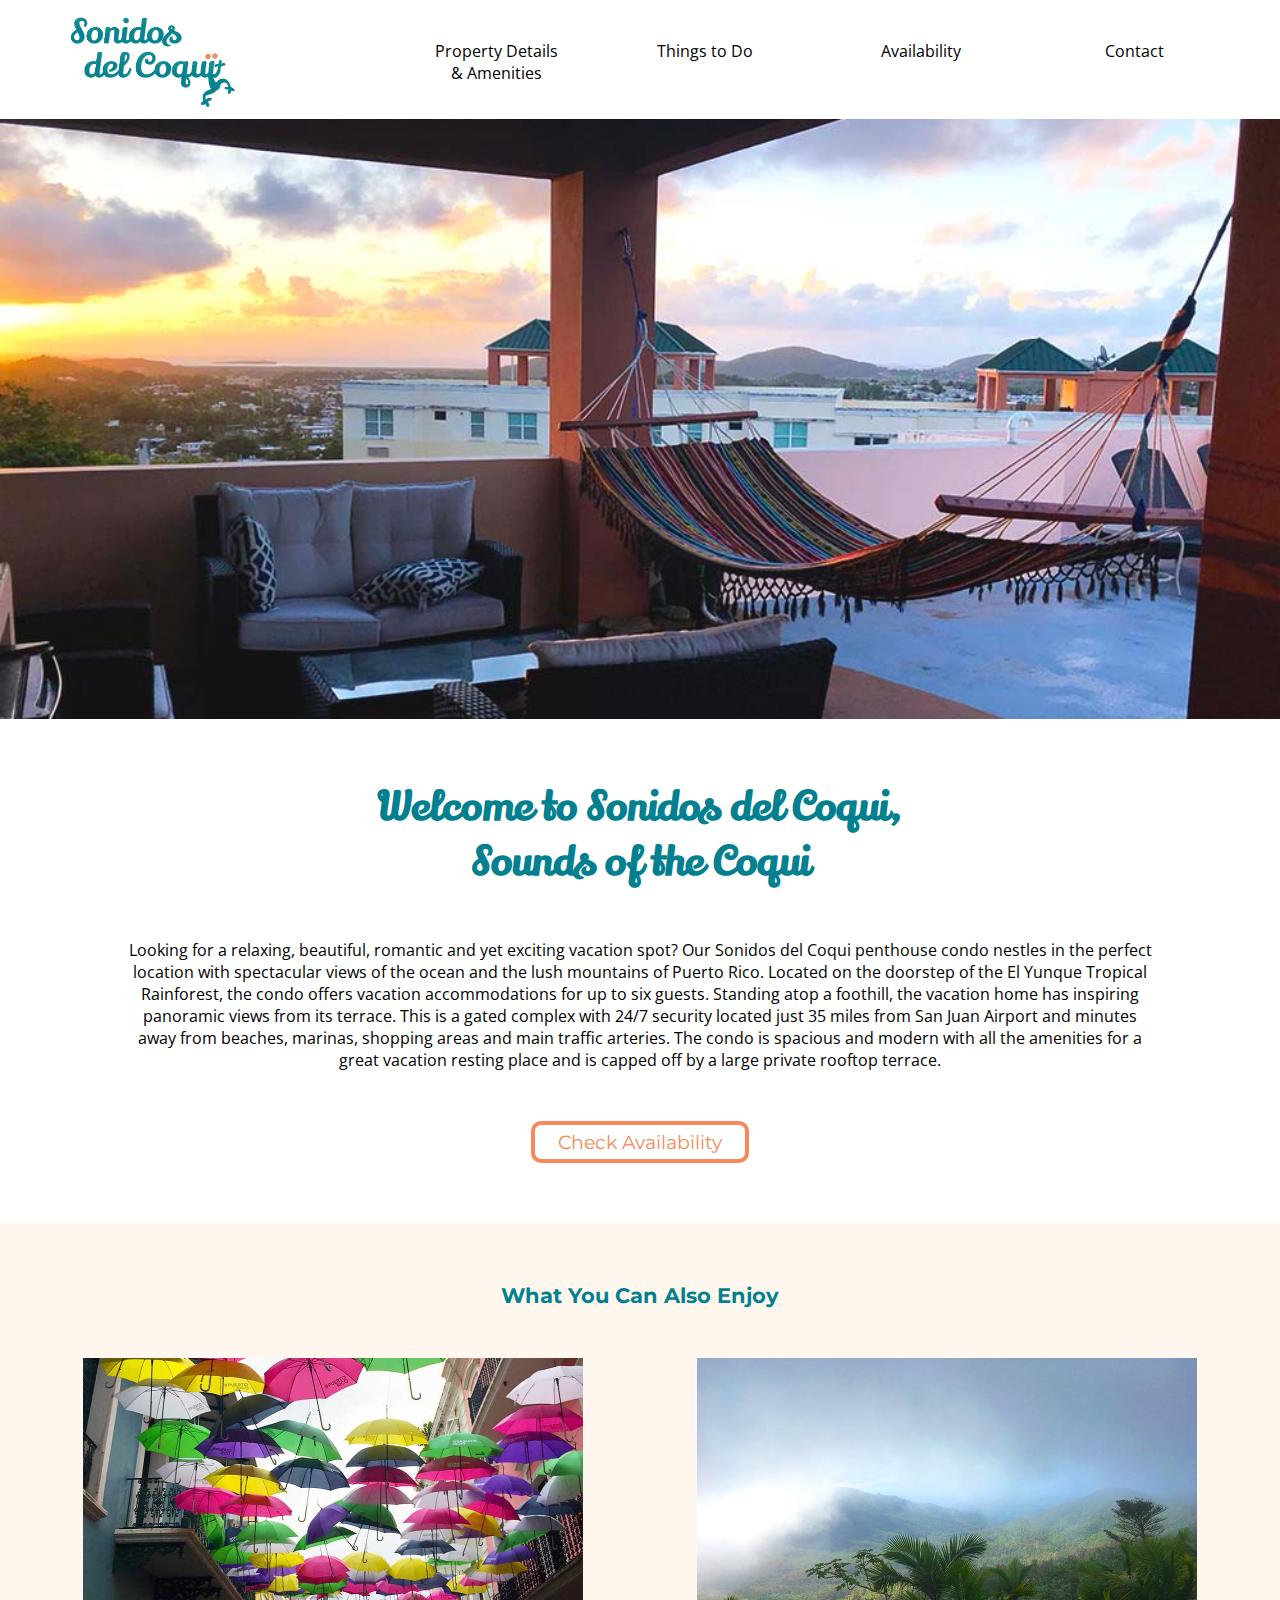
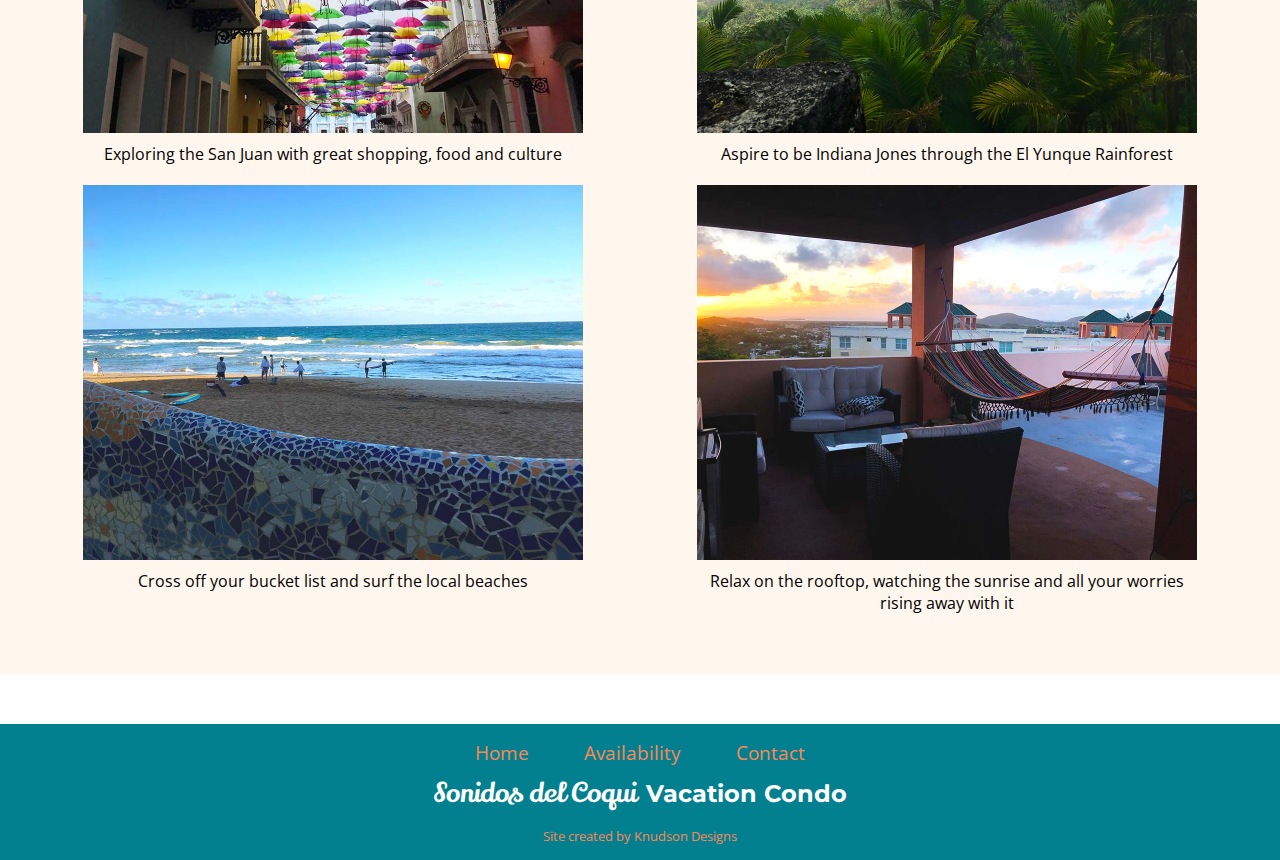
<file: index.html>
<!doctype html>

<html lang="en">
<head>
    <meta charset="utf-8">
    <title>Sonidos del Coqui Vacation Rental</title>
    <meta name="description" content="Explore the beautiful town of Fajardo, Puerto Rico while staying at the perfect penthouse vacation condo minutes away from the rainforest and with views of the ocean." />
    <meta name="author" content="Christie Knudson" />
    <meta name="viewport" content="width=device-width, initial-scale=1" />
    <link rel="stylesheet" href="css/main.css" />
    <!-- <link rel="stylesheet" href="css/slider.css" />
    <script src="js/modernizr.custom.js"></script> -->
    <!--[if lt IE 9]>
			<script src="js/html5shiv-printshiv.min.js"></script>
		<![endif]-->
</head>

<body>
    <nav>
        <div id="menuToggle">
            <input type="checkbox" />
            <span></span>
            <span></span>
            <span></span>
            <ul id="menu">
                <li><a href="about.html">Property Details &amp; Amenities</a></li>
                <!-- <li><a href="#">Fajardo &amp; Puerto Rico</a></li>-->
                <li><a href="things-to-do.html">Things to Do</a></li>
                <li><a href="availability.html">Availability</a></li>
                <li><a href="contact.html">Contact</a></li>
            </ul>
        </div>

        <a href="index.html"><img src="img/coqui-logo.png" alt="Sonidos del Coqui Logo" title="Sonidos del Coqui Logo"></a>
        <ul id="menu-bar">
            <li><a href="about.html">Property Details &amp; Amenities</a></li>
            <!-- <li><a href="#">Fajardo &amp; Puerto Rico</a></li> -->
            <li><a href="things-to-do.html">Things to Do</a></li>
            <li><a href="availability.html">Availability</a></li>
            <li><a href="contact.html">Contact</a></li>
        </ul>
    </nav>

    <header class="slider">
        <div class="container big-screen">
            <div class="timer"></div>
            <div class="slideshow">
                <div class="slide"><img src="img/hammock-top.jpg"></div>
                <div class="slide"><img src="img/waves.jpg"></div>
                <div class="slide"><img src="img/surfers.jpg"></div>
                <div class="slide"><img src="img/walk-2.jpg"></div>
                <div class="slide"><img src="img/umbrellas-2.jpg"></div>
                <div class="slide"><img src="img/jungle-walk-2.jpg"></div>
                <div class="slide"><img src="img/sunrise.jpg"></div>
            </div>
        </div>
    </header>

    <main class="home-main-style">
        <h1>Welcome to Sonidos del Coqui, Sounds of the Coqui</h1>
        
        <p>Looking for a relaxing, beautiful, romantic and yet exciting vacation spot? Our Sonidos del Coqui penthouse condo nestles in the perfect location with spectacular views of the ocean and the lush mountains of Puerto Rico. Located on the doorstep of the El Yunque Tropical Rainforest, the condo offers vacation accommodations for up to six guests. Standing atop a foothill, the vacation home has inspiring panoramic views from its terrace. This is a gated complex with 24/7 security located just 35 miles from San Juan Airport and minutes away from beaches, marinas, shopping areas and main traffic arteries. The condo is spacious and modern with all the amenities for a great vacation resting place and is capped off by a large private rooftop terrace.</p>
        <a href="availability.html"><p class="link-button">Check Availability</p></a>
    </main>

    <section id="home-highlights">
        <h3>What You Can Also Enjoy</h3>

        <div id="highlight-box">
            <div class="high-box-div">
                <img src="img/umbrellas-2.jpg" alt="" title="">
                <p>Exploring the San Juan with great shopping, food and culture</p>
            </div>
            <div class="high-box-div">
                <img src="img/rainforest.jpg" alt="" title="">
                <p>Aspire to be Indiana Jones through the El Yunque Rainforest</p>
            </div>
            <div class="high-box-div">
                <img src="img/surf-beach.jpg" alt="" title="">
                <p>Cross off your bucket list and surf the local beaches</p>
            </div>
            <div class="high-box-div">
                <img src="img/hammock-top.jpg" alt="" title="">
                <p>Relax on the rooftop, watching the sunrise and all your worries rising away with it</p>
            </div>
        </div>
    </section>

    <footer>
        <ul>
            <li><a href="index.html">Home</a></li>
            <li><a href="availability.html">Availability</a></li>
            <!-- <li><a href="#">Gallery</a></li> -->
            <li><a href="contact.html">Contact</a></li>
        </ul>
        
        <div id="logo-font">
            <h2 class="sub-logo1">Sonidos del Coqui</h2>
            <h2 class="sub-logo2"> Vacation Condo</h2>
        </div>

        <p>Site created by <a href="http://knudsondesigns.com/">Knudson Designs</a></p>
    </footer>

    <script src="http://ajax.googleapis.com/ajax/libs/jquery/1.9.1/jquery.min.js"></script>
    <script src="js/main.js"></script>

</body>
</html>
</file>
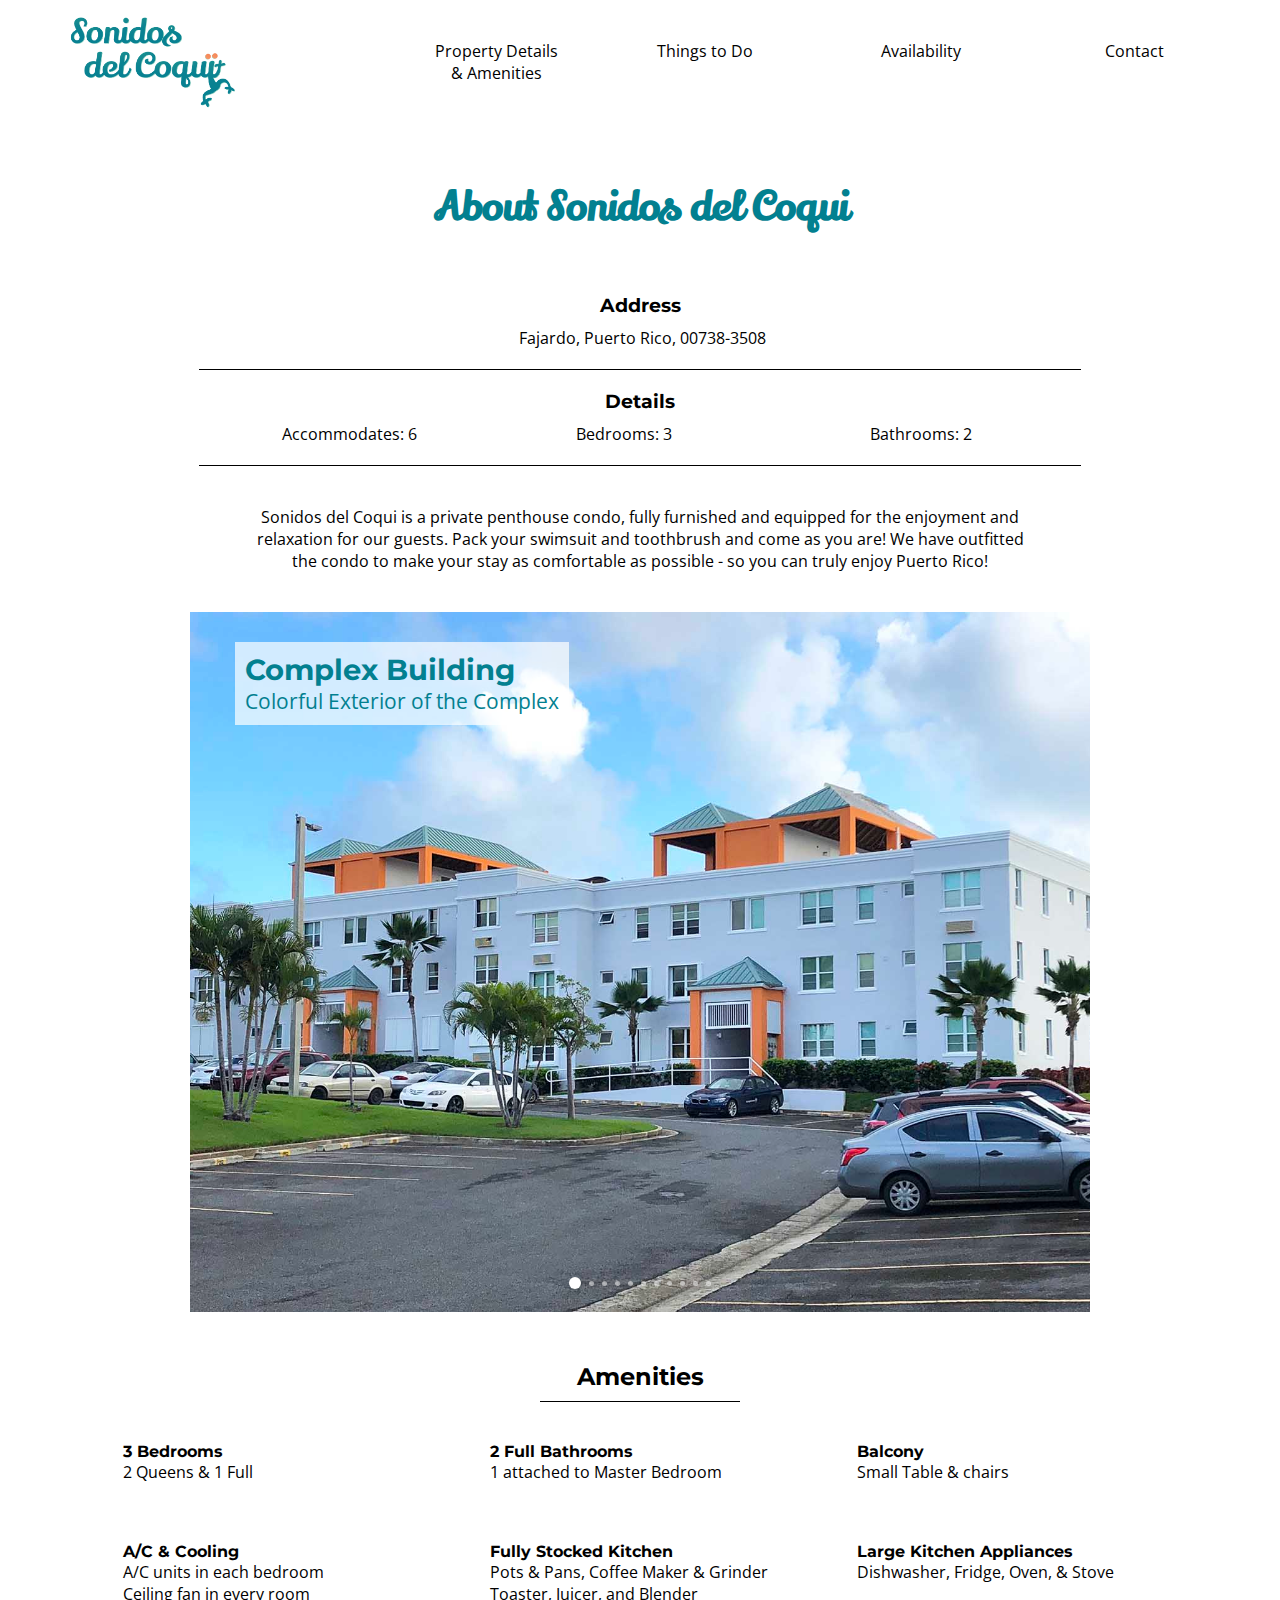
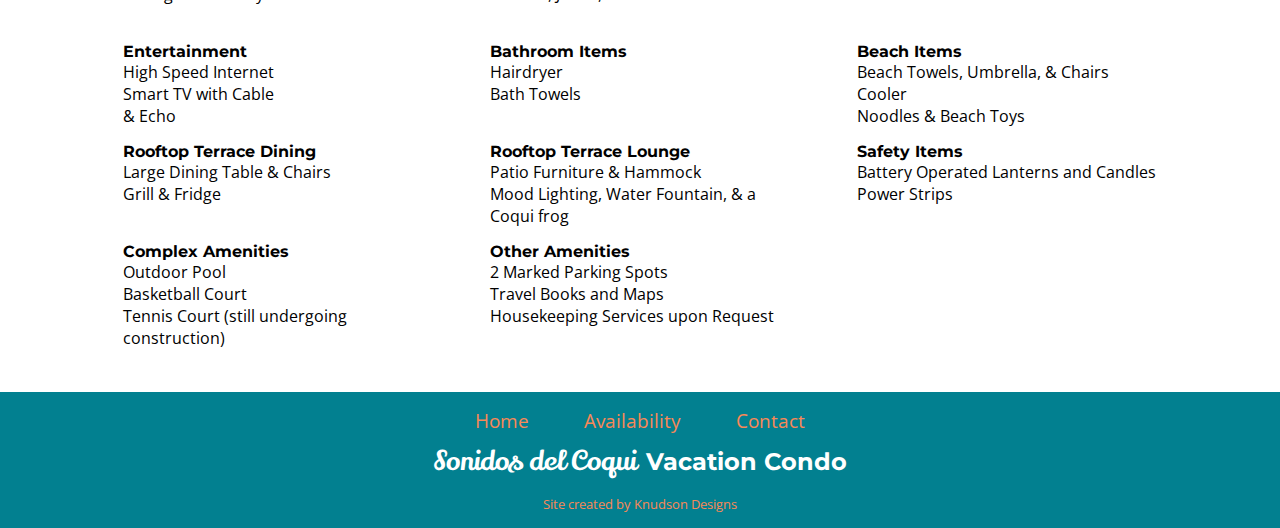
<file: about.html>
<!doctype html>

<html lang="en">
<head>
    <meta charset="utf-8">
    <title>Sonidos del Coqui Vacation Rental</title>
    <meta name="description" content="Explore the beautiful town of Fajardo, Puerto Rico while staying at the perfect penthouse vacation condo minutes away from the rainforest and with views of the ocean." />
    <meta name="author" content="Christie Knudson" />
    <meta name="viewport" content="width=device-width, initial-scale=1" />
    <link rel="stylesheet" href="css/main.css" />
    <link rel="stylesheet" href="https://use.fontawesome.com/releases/v5.6.3/css/all.css" integrity="sha384-UHRtZLI+pbxtHCWp1t77Bi1L4ZtiqrqD80Kn4Z8NTSRyMA2Fd33n5dQ8lWUE00s/" crossorigin="anonymous">


    <!-- <link rel="stylesheet" href="css/slider.css" />
    <script src="js/modernizr.custom.js"></script> -->
    <!--[if lt IE 9]>
			<script src="js/html5shiv-printshiv.min.js"></script>
		<![endif]-->
</head>

<body>
    <nav>
        <div id="menuToggle">
            <input type="checkbox" />
            <span></span>
            <span></span>
            <span></span>
            <ul id="menu">
                <li><a href="about.html">Property Details &amp; Amenities</a></li>
                <!-- <li><a href="#">Fajardo &amp; Puerto Rico</a></li>-->
                <li><a href="things-to-do.html">Things to Do</a></li>
                <li><a href="availability.html">Availability</a></li>
                <li><a href="contact.html">Contact</a></li>
            </ul>
        </div>

        <a href="index.html"><img src="img/coqui-logo.png" alt="Sonidos del Coqui Logo" title="Sonidos del Coqui Logo"></a>
        <ul id="menu-bar">
            <li><a href="about.html">Property Details &amp; Amenities</a></li>
            <!-- <li><a href="#">Fajardo &amp; Puerto Rico</a></li> -->
            <li><a href="things-to-do.html">Things to Do</a></li>
            <li><a href="availability.html">Availability</a></li>
            <li><a href="contact.html">Contact</a></li>
        </ul>
    </nav>

    <main id="about-intro">
        <h1>About Sonidos del Coqui</h1>
        
        <div id="address">
            <h3>Address</h3>
            <p>Fajardo, Puerto Rico, 00738-3508</p>
        </div>
        
        <div id="about-details">
            <h3>Details</h3>
            <div class="about-flex first-icon">
                <i class="fas fa-home"></i>
                <p>&#160;&#160;Accommodates&#58;&#160;6&#160;&#160;&#160;&#160;</p>
            </div>
            <div class="about-flex">
                <i class="fas fa-bed"></i>
                <p>&#160;&#160;Bedrooms&#58;&#160;3</p>
            </div>
            <div class="about-flex">
                <i class="fas fa-tint"></i>
                <p>&#160;&#160;Bathrooms&#58;&#160;2</p>
            </div>
        </div>
        
        <p class="about-intro-p">Sonidos del Coqui is a private penthouse condo, fully furnished and equipped for the enjoyment and relaxation for our guests. Pack your swimsuit and toothbrush and come as you are! We have outfitted the condo to make your stay as comfortable as possible - so you can truly enjoy Puerto Rico!</p>
    </main>

    <section id="img-slider-caps">
        <div id="slider-wrap">
            <ul id="slider">
                <li id="slide-1" class="back-img">
                    <div>
                        <h3>Complex Building</h3>
                        <span>Colorful Exterior of the Complex</span>
                    </div>
                </li>

                <li id="slide-2" class="back-img">
                    <div>
                        <h3>Rooftop</h3>
                        <span>Additional Table with a Spectacular View</span>
                    </div>
                </li>

                <li id="slide-3" class="back-img">
                    <div>
                        <h3>Rooftop</h3>
                        <span>A Place to Lounge at the End of the Day</span>
                    </div>
                </li>

                <li id="slide-4" class="back-img">
                    <div>
                        <h3>Kitchen</h3>
                        <span>Comes Fully Equipped for all your Culinary Needs</span>
                    </div>
                </li>

                <li id="slide-5" class="back-img">
                    <div>
                        <h3>Living Room</h3>
                        <span>Connect to all of your Favorite Entertainment</span>
                    </div>
                </li>

                <li id="slide-6" class="back-img">
                    <div>
                        <h3>Living Room</h3>
                        <span>Come, Relax Together with the Family</span>
                    </div>
                </li>

                <li id="slide-7" class="back-img">
                    <div>
                        <h3>Dining Room</h3>
                        <span>A Formal Space for all your Special Occasions</span>
                    </div>
                </li>

                <li id="slide-8" class="back-img">
                    <div>
                        <h3>Balcony</h3>
                        <span>Cozy Seating for your Morning Coffee</span>
                    </div>
                </li>

                <li id="slide-9" class="back-img">
                    <div>
                        <h3>Master Bedroom</h3>
                        <span>Queen Size Bed and an Attached Bathroom</span>
                    </div>
                </li>

                <li id="slide-10" class="back-img">
                    <div>
                        <h3>Bedroom #2</h3>
                        <span>Another Queen Size Bed!</span>
                    </div>
                </li>
<!--
                <li id="slide-11" class="back-img">
                    <div>
                        <h3>Bedroom #3</h3>
                        <span>Full Size Bed</span>
                    </div>
                </li>
-->
                <li id="slide-12" class="back-img">
                    <div>
                        <h3>Pool</h3>
                        <span>Want to stay close? Swim in the Complex's Pool</span>
                    </div>
                </li>
            </ul>

            <div class="btns" id="next"><i class="fa fa-arrow-right"></i></div>
            <div class="btns" id="previous"><i class="fa fa-arrow-left"></i></div>


            <div id="pagination-wrap">
                <ul></ul>
            </div>
        </div>
    </section>

    <section id="amenities">
        <h2>Amenities</h2>

        <div id="amenities-flex">
            <div class="amenities-flex-box">
                <h4>3 Bedrooms</h4>
                <p>2 Queens &amp; 1 Full</p>
            </div>
            <div class="amenities-flex-box">
                <h4>2 Full Bathrooms</h4>
                <p>1 attached to Master Bedroom</p>
            </div>
            <div class="amenities-flex-box">
                <h4>Balcony</h4>
                <p>Small Table &amp; chairs</p>
            </div>
            <div class="amenities-flex-box">
                <h4>A/C &amp; Cooling</h4>
                <p>A/C units in each bedroom</p>
                <p>Ceiling fan in every room</p>
            </div>
            <div class="amenities-flex-box">
                <h4>Fully Stocked Kitchen</h4>
                <p>Pots &amp; Pans, Coffee Maker &amp; Grinder</p>
                <p>Toaster, Juicer, and Blender</p>
            </div>
            <div class="amenities-flex-box">
                <h4>Large Kitchen Appliances</h4>
                <p>Dishwasher, Fridge, Oven, &amp; Stove</p>
            </div>
            <div class="amenities-flex-box">
                <h4>Entertainment</h4>
                <p>High Speed Internet</p>
                <p>Smart TV with Cable</p>
                <p>&amp; Echo</p>
            </div>
            <div class="amenities-flex-box">
                <h4>Bathroom Items</h4>
                <p>Hairdryer</p>
                <p>Bath Towels</p>
            </div>
            <div class="amenities-flex-box">
                <h4>Beach Items</h4>
                <p>Beach Towels, Umbrella, &amp; Chairs</p>
                <p>Cooler</p>
                <p>Noodles &amp; Beach Toys</p>
            </div>
            <div class="amenities-flex-box">
                <h4>Rooftop Terrace Dining</h4>
                <p>Large Dining Table &amp; Chairs</p>
                <p>Grill &amp; Fridge
            </div>
            <div class="amenities-flex-box">
                <h4>Rooftop Terrace Lounge</h4>
                <p>Patio Furniture &amp; Hammock</p>
                <p>Mood Lighting, Water Fountain, &amp; a Coqui frog</p>
            </div>
            <div class="amenities-flex-box">
                <h4>Safety Items</h4>
                <p>Battery Operated Lanterns and Candles</p>
                <p>Power Strips</p>
            </div>
            <div class="amenities-flex-box">
                <h4>Complex Amenities</h4>
                <p>Outdoor Pool</p>
                <p>Basketball Court</p>
                <p>Tennis Court (still undergoing construction)</p>
            </div>
            <div class="amenities-flex-box">
                <h4>Other Amenities</h4>
                <p>2 Marked Parking Spots</p>
                <p>Travel Books and Maps</p>
                <p>Housekeeping Services upon Request</p>
            </div>
            <div class="amenities-flex-box"></div>
        </div>
    </section>

    <footer>
        <ul>
            <li><a href="index.html">Home</a></li>
            <li><a href="availability.html">Availability</a></li>
            <!-- <li><a href="#">Gallery</a></li> -->
            <li><a href="contact.html">Contact</a></li>
        </ul>
        
        <div id="logo-font">
            <h2 class="sub-logo1">Sonidos del Coqui</h2>
            <h2 class="sub-logo2"> Vacation Condo</h2>
        </div>

        <p>Site created by <a href="http://knudsondesigns.com/">Knudson Designs</a></p>
    </footer>

    <script src="http://ajax.googleapis.com/ajax/libs/jquery/1.9.1/jquery.min.js"></script>
    <script src="js/about-slider.js"></script>


</body>
</html>
</file>
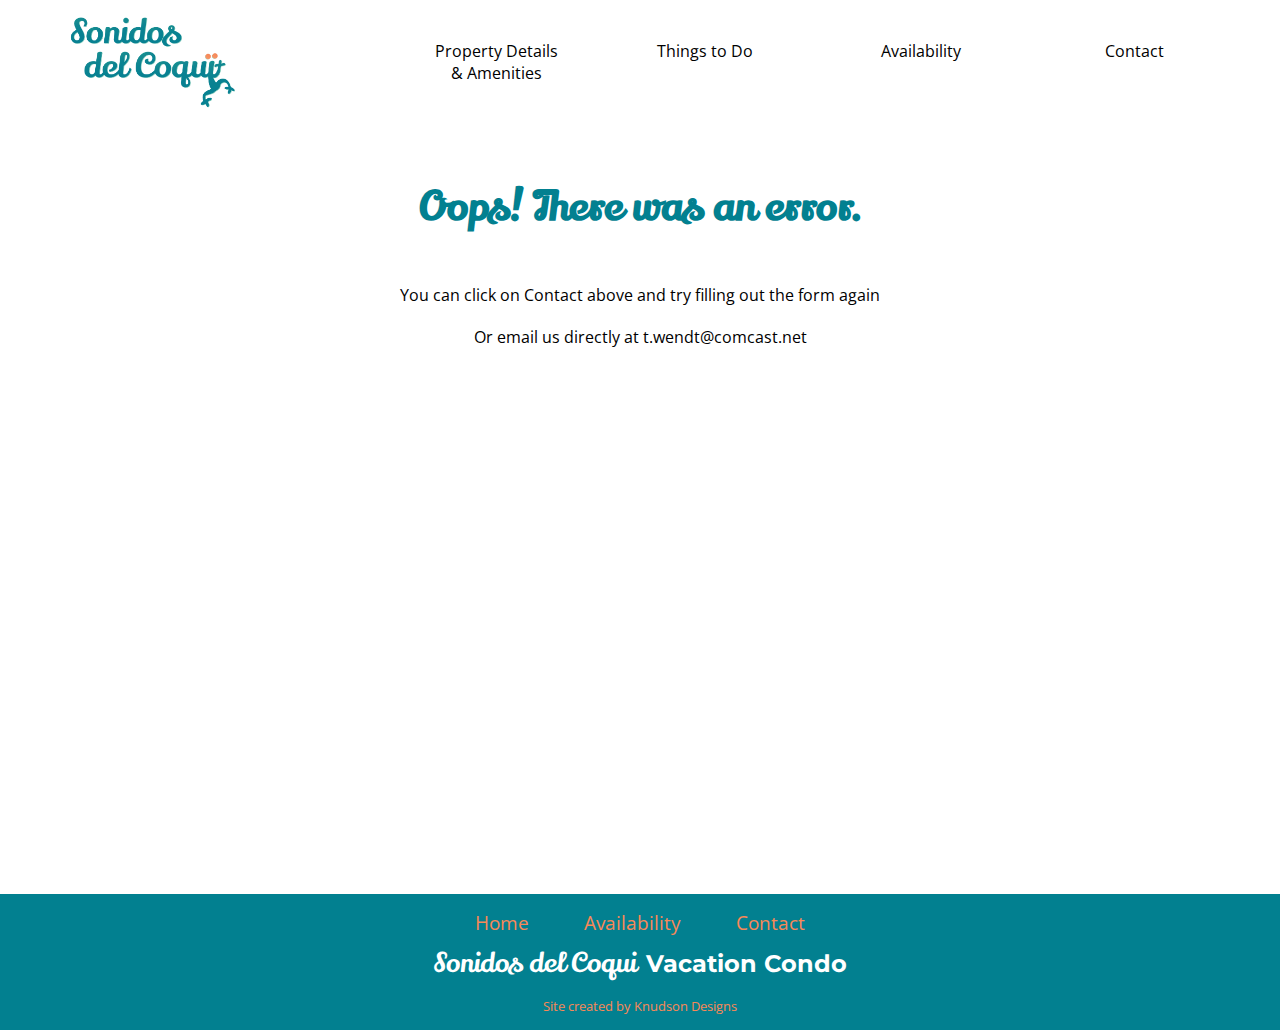
<file: contact-error.html>
<!doctype html>

<html lang="en">
<head>
    <meta charset="utf-8">
    <title>Sonidos del Coqui Vacation Rental</title>
    <meta name="description" content="Explore the beautiful town of Fajardo, Puerto Rico while staying at the perfect penthouse vacation condo minutes away from the rainforest and with views of the ocean." />
    <meta name="author" content="Christie Knudson" />
    <meta name="viewport" content="width=device-width, initial-scale=1" />
    <link rel="stylesheet" href="css/main.css" />
    <!-- <link rel="stylesheet" href="css/slider.css" />
    <script src="js/modernizr.custom.js"></script> -->
    <!--[if lt IE 9]>
			<script src="js/html5shiv-printshiv.min.js"></script>
		<![endif]-->
</head>

<body class="body-adjust">
    <nav>
        <div id="menuToggle">
            <input type="checkbox" />
            <span></span>
            <span></span>
            <span></span>
            <ul id="menu">
                <li><a href="about.html">Property Details &amp; Amenities</a></li>
                <!-- <li><a href="#">Fajardo &amp; Puerto Rico</a></li>-->
                <li><a href="things-to-do.html">Things to Do</a></li>
                <li><a href="availability.html">Availability</a></li>
                <li><a href="contact.html">Contact</a></li>
            </ul>
        </div>

        <a href="index.html"><img src="img/coqui-logo.png" alt="Sonidos del Coqui Logo" title="Sonidos del Coqui Logo"></a>
        <ul id="menu-bar">
            <li><a href="about.html">Property Details &amp; Amenities</a></li>
            <!-- <li><a href="#">Fajardo &amp; Puerto Rico</a></li> -->
            <li><a href="things-to-do.html">Things to Do</a></li>
            <li><a href="availability.html">Availability</a></li>
            <li><a href="contact.html">Contact</a></li>
        </ul>
    </nav>

    <main class="home-main-style">
        <h1>Oops! There was an error.</h1>
        <p>You can click on Contact above and try filling out the form again</p>
        <p>Or email us directly at <a href="mailto:t.wendt@comcast.net">t.wendt@comcast.net</a></p>
    </main>

    <footer class="bottom-footer">
        <ul>
            <li><a href="index.html">Home</a></li>
            <li><a href="availability.html">Availability</a></li>
            <!-- <li><a href="#">Gallery</a></li> -->
            <li><a href="contact.html">Contact</a></li>
        </ul>
        
        <div id="logo-font">
            <h2 class="sub-logo1">Sonidos del Coqui</h2>
            <h2 class="sub-logo2"> Vacation Condo</h2>
        </div>

        <p>Site created by <a href="http://knudsondesigns.com/">Knudson Designs</a></p>
    </footer>

    <script src="http://ajax.googleapis.com/ajax/libs/jquery/1.9.1/jquery.min.js"></script>
    <script src="js/main.js"></script>

</body>
</html>
</file>
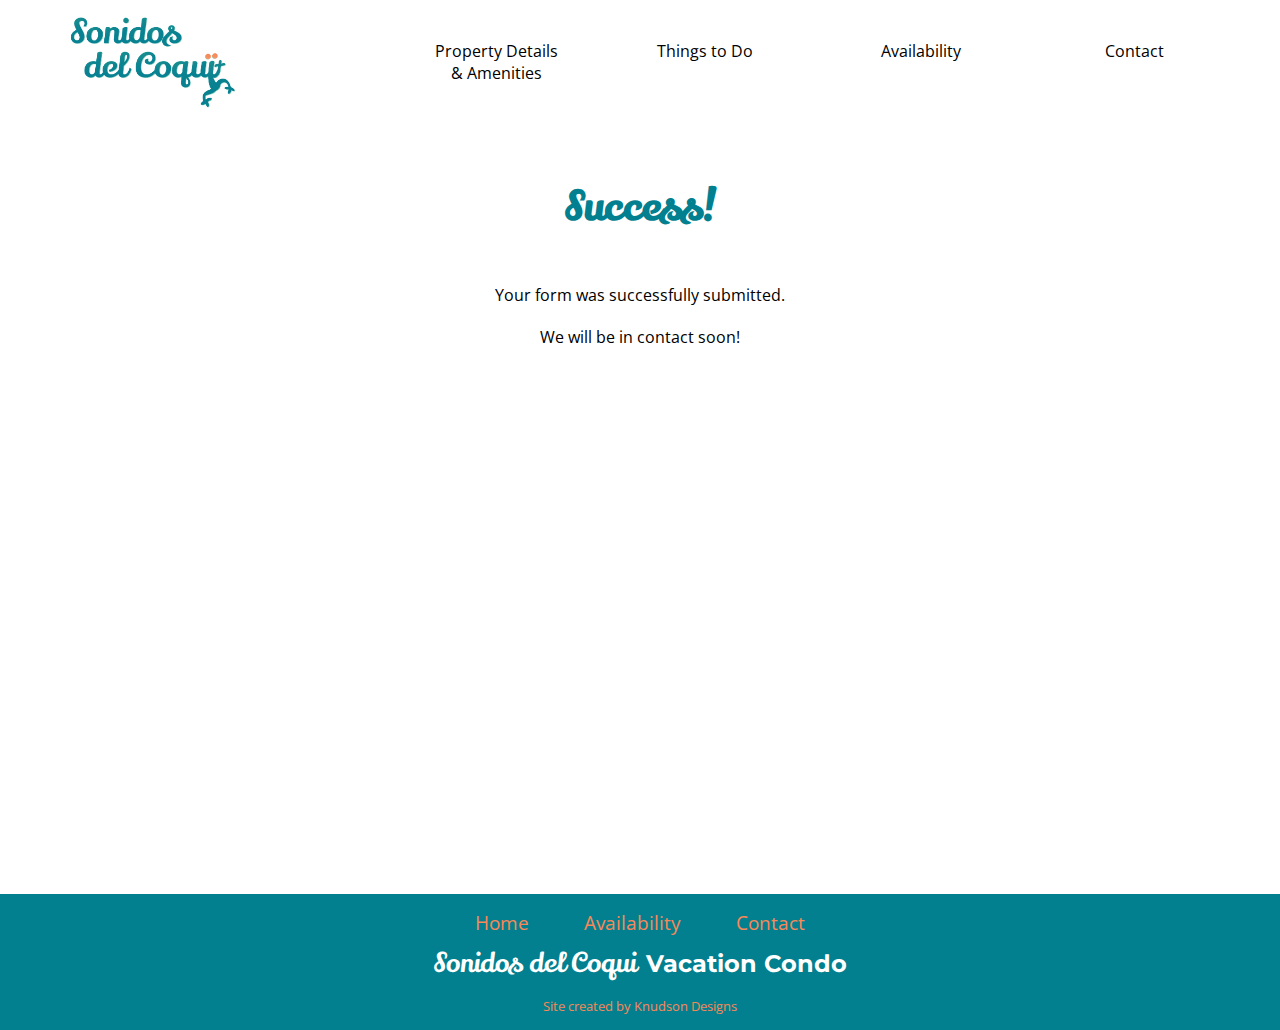
<file: contact-success.html>
<!doctype html>

<html lang="en">
<head>
    <meta charset="utf-8">
    <title>Sonidos del Coqui Vacation Rental</title>
    <meta name="description" content="Explore the beautiful town of Fajardo, Puerto Rico while staying at the perfect penthouse vacation condo minutes away from the rainforest and with views of the ocean." />
    <meta name="author" content="Christie Knudson" />
    <meta name="viewport" content="width=device-width, initial-scale=1" />
    <link rel="stylesheet" href="css/main.css" />
    <!-- <link rel="stylesheet" href="css/slider.css" />
    <script src="js/modernizr.custom.js"></script> -->
    <!--[if lt IE 9]>
			<script src="js/html5shiv-printshiv.min.js"></script>
		<![endif]-->
</head>

<body class="body-adjust">
    <nav>
        <div id="menuToggle">
            <input type="checkbox" />
            <span></span>
            <span></span>
            <span></span>
            <ul id="menu">
                <li><a href="about.html">Property Details &amp; Amenities</a></li>
                <!-- <li><a href="#">Fajardo &amp; Puerto Rico</a></li>-->
                <li><a href="things-to-do.html">Things to Do</a></li>
                <li><a href="availability.html">Availability</a></li>
                <li><a href="contact.html">Contact</a></li>
            </ul>
        </div>

        <a href="index.html"><img src="img/coqui-logo.png" alt="Sonidos del Coqui Logo" title="Sonidos del Coqui Logo"></a>
        <ul id="menu-bar">
            <li><a href="about.html">Property Details &amp; Amenities</a></li>
            <!-- <li><a href="#">Fajardo &amp; Puerto Rico</a></li> -->
            <li><a href="things-to-do.html">Things to Do</a></li>
            <li><a href="availability.html">Availability</a></li>
            <li><a href="contact.html">Contact</a></li>
        </ul>
    </nav>

    <main class="home-main-style">
        <h1>Success!</h1>
        <p>Your form was successfully submitted.</p>
        <p>We will be in contact soon!</p>
    </main>

    <footer class="bottom-footer">
        <ul>
            <li><a href="index.html">Home</a></li>
            <li><a href="availability.html">Availability</a></li>
            <!-- <li><a href="#">Gallery</a></li> -->
            <li><a href="contact.html">Contact</a></li>
        </ul>
        
        <div id="logo-font">
            <h2 class="sub-logo1">Sonidos del Coqui</h2>
            <h2 class="sub-logo2"> Vacation Condo</h2>
        </div>

        <p>Site created by <a href="http://knudsondesigns.com/">Knudson Designs</a></p>
    </footer>

    <script src="http://ajax.googleapis.com/ajax/libs/jquery/1.9.1/jquery.min.js"></script>
    <script src="js/main.js"></script>

</body>
</html>
</file>
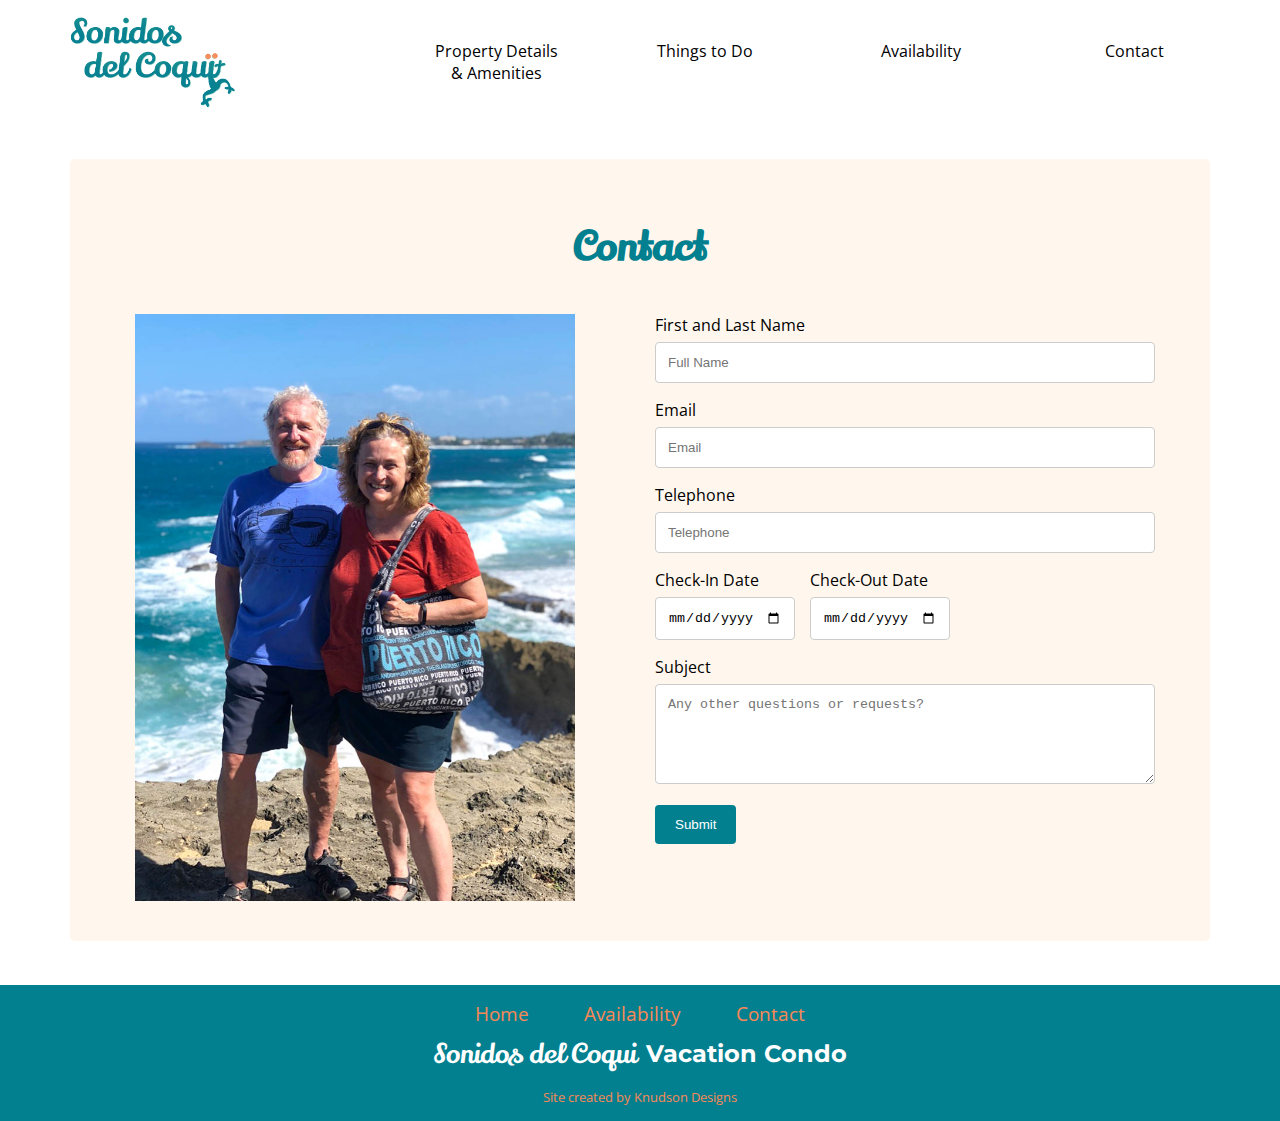
<file: contact.html>
<!doctype html>

<html lang="en">
<head>
    <meta charset="utf-8">
    <title>Sonidos del Coqui Vacation Rental</title>
    <meta name="description" content="Explore the beautiful town of Fajardo, Puerto Rico while staying at the perfect penthouse vacation condo minutes away from the rainforest and with views of the ocean." />
    <meta name="author" content="Christie Knudson" />
    <meta name="viewport" content="width=device-width, initial-scale=1" />
    <link rel="stylesheet" href="css/main.css" />
    <!-- <link rel="stylesheet" href="css/slider.css" />
    <script src="js/modernizr.custom.js"></script> -->
    <!--[if lt IE 9]>
			<script src="js/html5shiv-printshiv.min.js"></script>
		<![endif]-->
</head>

<body class="body-adjust">
    <nav>
        <div id="menuToggle">
            <input type="checkbox" />
            <span></span>
            <span></span>
            <span></span>
            <ul id="menu">
                <li><a href="about.html">Property Details &amp; Amenities</a></li>
                <!-- <li><a href="#">Fajardo &amp; Puerto Rico</a></li>-->
                <li><a href="things-to-do.html">Things to Do</a></li>
                <li><a href="availability.html">Availability</a></li>
                <li><a href="contact.html">Contact</a></li>
            </ul>
        </div>

        <a href="index.html"><img src="img/coqui-logo.png" alt="Sonidos del Coqui Logo" title="Sonidos del Coqui Logo"></a>
        <ul id="menu-bar">
            <li><a href="about.html">Property Details &amp; Amenities</a></li>
            <!-- <li><a href="#">Fajardo &amp; Puerto Rico</a></li> -->
            <li><a href="things-to-do.html">Things to Do</a></li>
            <li><a href="availability.html">Availability</a></li>
            <li><a href="contact.html">Contact</a></li>
        </ul>
    </nav>

    <main id="contact" class="home-main-style">

        <div class="form-container">

            <h1>Contact</h1>

            <img src="img/tim-karen.jpg" id="us">
<!--
            <form id="contact" name="contact" method="post" action="form.php" onsubmit="return validateForm(this)">
                <label for="name">First and Last Name</label>
                <input type="text" id="name" name="name" placeholder="Full Name"/>

                <label for="email">Email</label>
                <input type="email" id="email" name="email" placeholder="Email"/>

                <label for="usrtel">Telephone</label>
                <input type="tel" id="tel" name="usrtel" placeholder="Telephone"/>

                <label for="subject">Subject</label>
                <textarea id="subject" name="subject" placeholder="Please include the dates you were considering booking" style="height:100px"></textarea>

                <input type="submit" value="Submit">
            </form>
        -->

        <form method="post" action="mailto:christie.kosal@gmail.com" name="contact" id="contactform">

            <label for="name">First and Last Name</label>
                <input type="text" id="name" name="name" placeholder="Full Name"/>

            <label for="email">Email</label>
                <input type="email" id="email" name="email" placeholder="Email"/>

            <label for="tel">Telephone</label>
                <input type="tel" id="tel" name="usrtel" placeholder="Telephone"/>

            <div>
            <label for="date-arrival" class="dates">Check-In Date
                <input type="date" name="date-arrival" id="date-arrival" /></label>

            <label for="date-depart" class="dates date-2">Check-Out Date
                <input type="date" name="date-depart" id="date-depart" /></label>
            </div>

            <label for="subject">Subject</label>
                <textarea id="subject" name="subject" placeholder="Any other questions or requests?" style="height:100px"></textarea>

            <input type="submit" value="Submit" />
            
        </form>
        </div>

    </main>

    <footer class="bottom-footer">
        <ul>
            <li><a href="index.html">Home</a></li>
            <li><a href="availability.html">Availability</a></li>
            <!-- <li><a href="#">Gallery</a></li> -->
            <li><a href="contact.html">Contact</a></li>
        </ul>
        
        <div id="logo-font">
            <h2 class="sub-logo1">Sonidos del Coqui</h2>
            <h2 class="sub-logo2"> Vacation Condo</h2>
        </div>

        <p>Site created by <a href="http://knudsondesigns.com/">Knudson Designs</a></p>
    </footer>
</body>
</html>
</file>
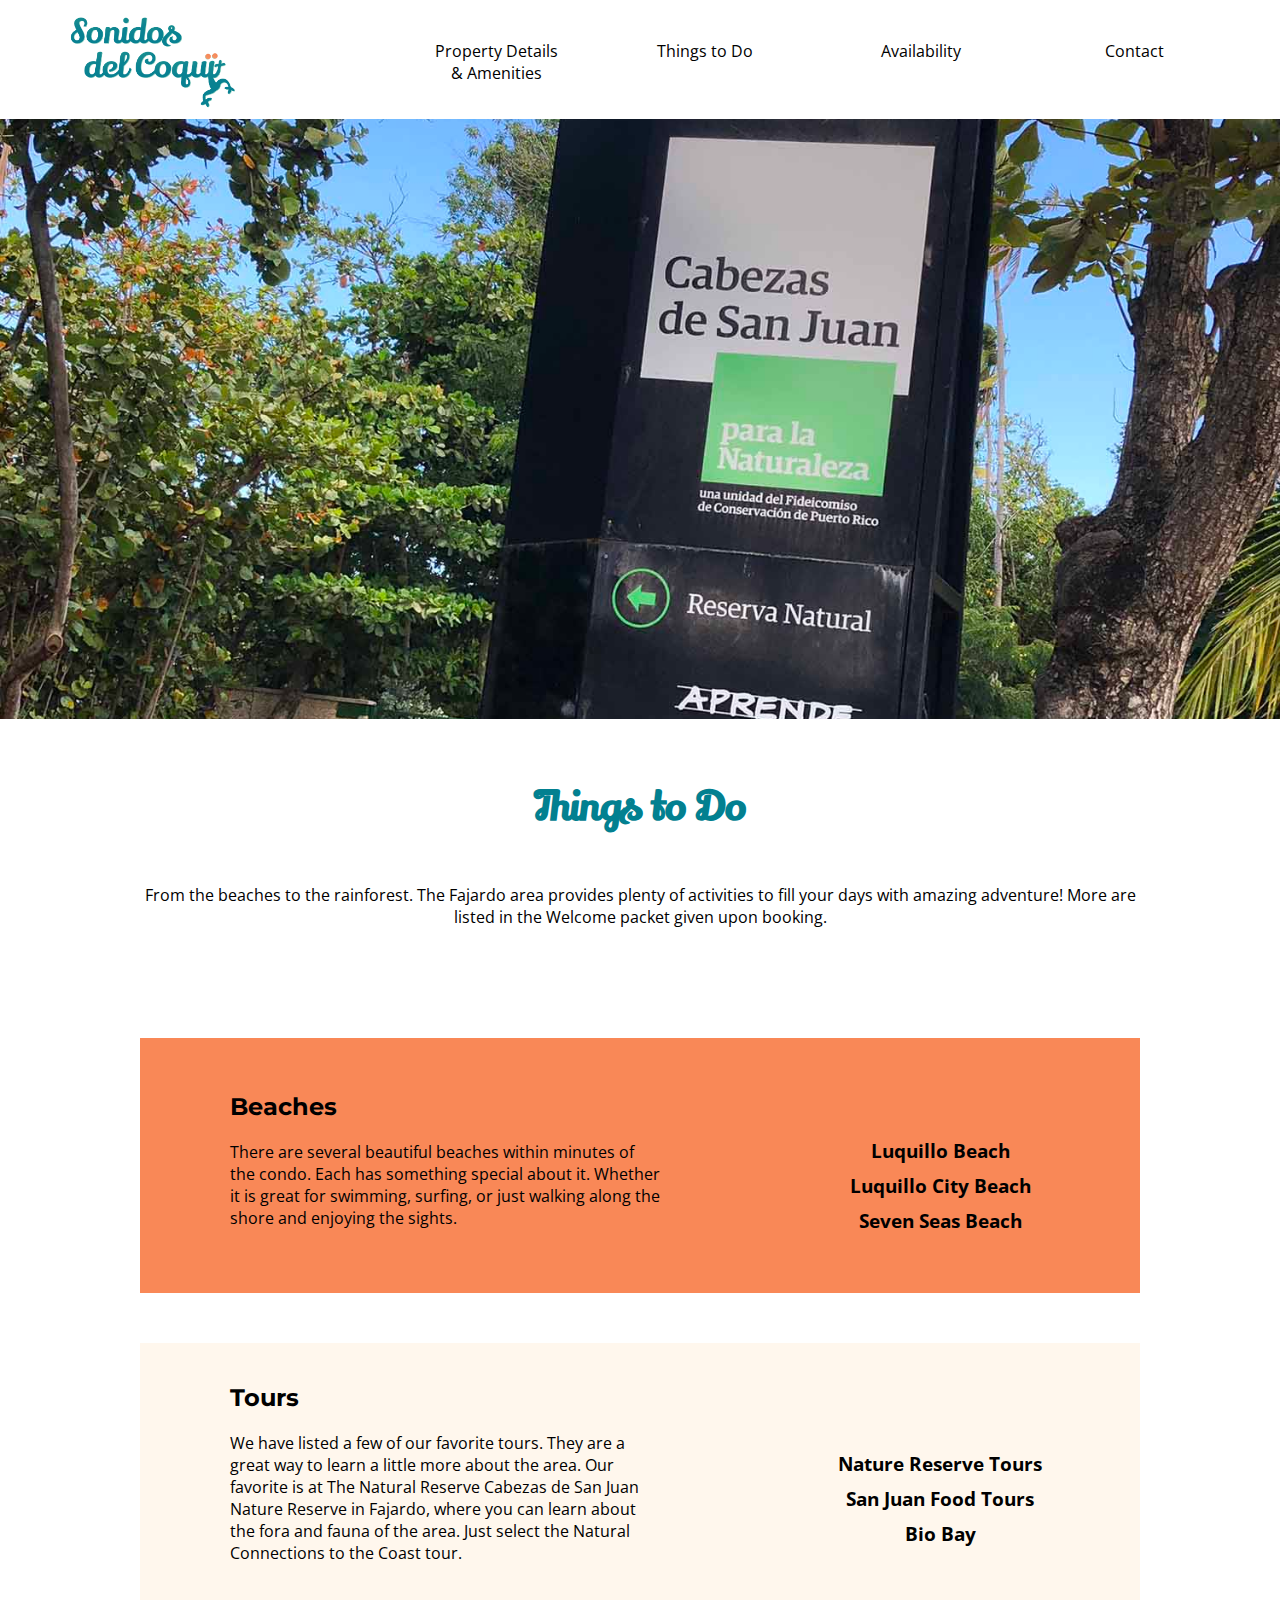
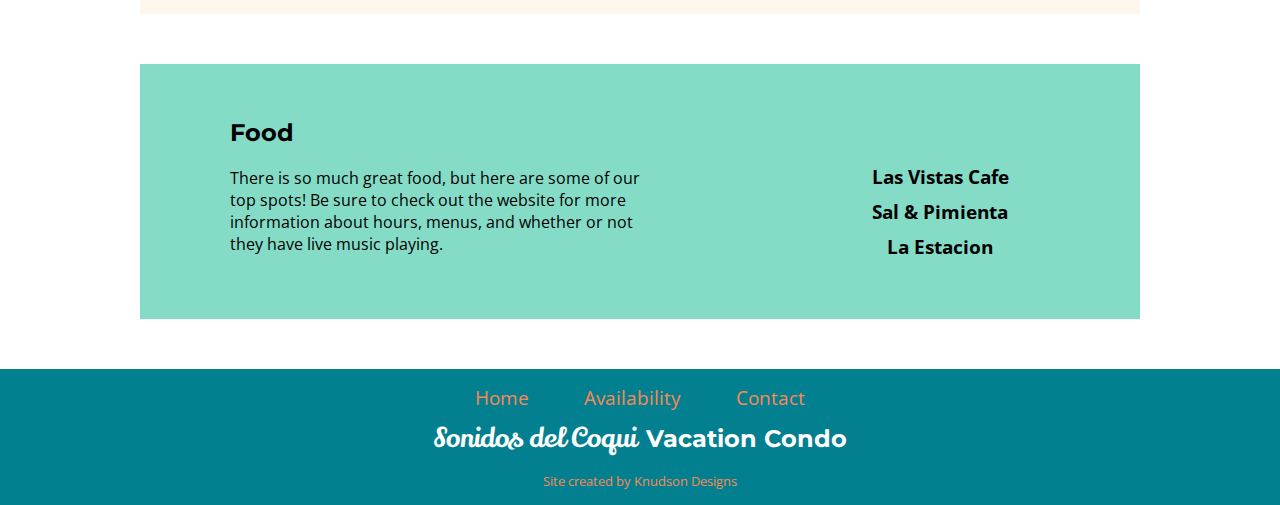
<file: things-to-do.html>
<!doctype html>

<html lang="en">
<head>
    <meta charset="utf-8">
    <title>Sonidos del Coqui Vacation Rental</title>
    <meta name="description" content="Explore the beautiful town of Fajardo, Puerto Rico while staying at the perfect penthouse vacation condo minutes away from the rainforest and with views of the ocean." />
    <meta name="author" content="Christie Knudson" />
    <meta name="viewport" content="width=device-width, initial-scale=1" />
    <link rel="stylesheet" href="css/main.css" />
    <!-- <link rel="stylesheet" href="css/slider.css" />
    <script src="js/modernizr.custom.js"></script> -->
    <!--[if lt IE 9]>
			<script src="js/html5shiv-printshiv.min.js"></script>
		<![endif]-->
</head>

<body>
    <nav>
        <div id="menuToggle">
            <input type="checkbox" />
            <span></span>
            <span></span>
            <span></span>
            <ul id="menu">
                <li><a href="about.html">Property Details &amp; Amenities</a></li>
                <!-- <li><a href="#">Fajardo &amp; Puerto Rico</a></li>-->
                <li><a href="things-to-do.html">Things to Do</a></li>
                <li><a href="availability.html">Availability</a></li>
                <li><a href="contact.html">Contact</a></li>
            </ul>
        </div>

        <a href="index.html"><img src="img/coqui-logo.png" alt="Sonidos del Coqui Logo" title="Sonidos del Coqui Logo"></a>
        <ul id="menu-bar">
            <li><a href="about.html">Property Details &amp; Amenities</a></li>
            <!-- <li><a href="#">Fajardo &amp; Puerto Rico</a></li> -->
            <li><a href="things-to-do.html">Things to Do</a></li>
            <li><a href="availability.html">Availability</a></li>
            <li><a href="contact.html">Contact</a></li>
        </ul>
    </nav>

    <header class="slider">
        <div class="container">
            <div class="timer"></div>
            <div class="slideshow">
                <div class="slide"><img src="img/reserve.jpg" alt="Nature Reserve Tours" title="Nature Reserve Tours"></div>
                <div class="slide"><img src="img/beach-2.jpg" alt="Beach View" title="Beach View"></div>
                <div class="slide"><img src="img/lasvistas.jpg" alt="Las Vistas Restaurant" title="Las Vistas Restaurant"></div>
                <div class="slide"><img src="img/family-city.jpg" alt="Family in the City" title="Family in the City" class="img-move-up"></div>
                <div class="slide"><img src="img/beach-walk.jpg" alt="Walking on the Beach" title="Walking on the Beach" class="img-move-up"></div>
            </div>
        </div>
    </header>

    <main id="activities-page" class="home-main-style">
        <h1>Things to Do</h1>
        <p>From the beaches to the rainforest. The Fajardo area provides plenty of activities to fill your days with amazing adventure! More are listed in the Welcome packet given upon booking.</p>
    </main>

    <section class="beaches to-do-box">
        <div class="sidebar">
            <h2>Beaches</h2>
            <p>There are several beautiful beaches within minutes of the condo. Each has something special about it. Whether it is great for swimming, surfing, or just walking along the shore and enjoying the sights.</p>
        </div>
        <div class="flex-things-to-do">
            <h3><a href="https://goo.gl/maps/qo4V2gTXx8o" target="_blank">Luquillo Beach</a></h3>
            <h3><a href="https://goo.gl/maps/rM63BGXeGTJ2" target="_blank">Luquillo City Beach</a></h3>
            <h3><a href="https://goo.gl/maps/2oXrknbe3Vp" target="_blank">Seven Seas Beach</a></h3>
        </div>
    </section>

    <section class="tours to-do-box">
        <div class="sidebar">
            <h2>Tours</h2>
            <p>We have listed a few of our favorite tours. They are a great way to learn a little more about the area. Our favorite is at The Natural Reserve Cabezas de San Juan Nature Reserve in Fajardo, where you can learn about the fora and fauna of the area. Just select the Natural Connections to the Coast tour.</p>
        </div>
        <div class="flex-things-to-do">
            <h3><a href="https://reservaciones.paralanaturaleza.org/index.jsf" target="_blank">Nature Reserve Tours</a></h3>
            <h3><a href="https://sanjuanfoodtours.com" target="_blank">San Juan Food Tours</a></h3>
            <h3><a href="https://www.pureadventurepr.com/tour/bio-bay-kayak-tour/" target="_blank">Bio Bay</a></h3>
        </div>
    </section>

    <section class="food to-do-box">
        <div class="sidebar">
            <h2>Food</h2>
            <p>There is so much great food, but here are some of our top spots! Be sure to check out the website for more information about hours, menus, and whether or not they have live music playing.</p>
        </div>
        <div class="flex-things-to-do">
            <h3><a href="http://www.lasvistascafepr.com" target="_blank">Las Vistas Cafe</a></h3>
            <h3><a href="https://www.facebook.com/salypimientapr/" target="_blank">Sal &amp; Pimienta</a></h3>
            <h3><a href="https://www.crmboost.com/menu4/menu.fwx?compid=10011203/" target="_blank">La Estacion</a></h3>
        </div>    
    </section>

    <footer>
        <ul>
            <li><a href="index.html">Home</a></li>
            <li><a href="availability.html">Availability</a></li>
            <!-- <li><a href="#">Gallery</a></li> -->
            <li><a href="contact.html">Contact</a></li>
        </ul>
        
        <div id="logo-font">
            <h2 class="sub-logo1">Sonidos del Coqui</h2>
            <h2 class="sub-logo2"> Vacation Condo</h2>
        </div>

        <p>Site created by <a href="http://knudsondesigns.com/">Knudson Designs</a></p>
    </footer>

    <script src="http://ajax.googleapis.com/ajax/libs/jquery/1.9.1/jquery.min.js"></script>
    <script src="js/main.js"></script>
</body>
</html>
</file>
<file: css/main.css>
@import url("https://fonts.googleapis.com/css?family=Lily+Script+One|Montserrat:400,400i,500,500i,600,600i,700,700i|Open+Sans:400,400i,600,600i");.link-button{padding:5px !important;border-radius:10px;border:4px solid #F98857;width:200px;margin:auto;text-align:center;color:#F98857;font-family:"Montserrat",sans-serif;font-size:1.2rem}*{margin:0;padding:0;border:0}article,aside,details,figcaption,figure,footer,header,main,nav,section,summary{display:block}html{height:100%}.body-adjust{position:relative;min-height:100%;padding-bottom:130px}h1{font-family:"Lily Script One",cursive;text-align:center}h2,h3,h4,h5,h6{font-family:"Montserrat",sans-serif}p,li,a{font-family:"Open Sans",sans-serif;text-decoration:none;color:#000}nav{display:flex;justify-content:space-between;margin-bottom:35px}nav img{width:200px;height:120px;position:absolute;right:20px}@media (min-width: 900px){nav img{left:50px}}nav #menu-bar{list-style-type:none;display:flex;justify-content:space-around;padding-top:40px;width:70%}@media (max-width: 899px){nav #menu-bar{visibility:hidden;overflow-x:hidden}}nav #menu-bar li a{display:flex;flex-wrap:wrap;text-align:center;width:126px;-webkit-transition:color 0.3s ease;-moz-transition:color 0.3s ease;transition:color 0.3s ease}nav #menu-bar a:hover{color:#84DCC6}nav #menuToggle{display:block;position:relative;top:40px;left:30px;z-index:1;-webkit-user-select:none;user-select:none}@media (min-width: 900px){nav #menuToggle{visibility:hidden}}nav #menuToggle input{display:block;width:40px;height:32px;position:absolute;top:-7px;left:-5px;cursor:pointer;opacity:0;z-index:2;-webkit-touch-callout:none}nav #menuToggle span{display:block;width:33px;height:4px;margin-bottom:5px;position:relative;background:#028090;border-radius:3px;z-index:1;transform-origin:4px 0px;transition:transform 0.5s cubic-bezier(0.77, 0.2, 0.05, 1),background 0.5s cubic-bezier(0.77, 0.2, 0.05, 1),opacity 0.55s ease}nav #menuToggle span:first-child{transform-origin:0% 0%}nav #menuToggle span:nth-last-child(2){transform-origin:0% 100%}nav #menuToggle input:checked ~ span{opacity:1;transform:rotate(45deg) translate(-2px, -1px);background:#fff}nav #menuToggle input:checked ~ span:nth-last-child(3){opacity:0;transform:rotate(0deg) scale(0.2, 0.2)}nav #menuToggle input:checked ~ span:nth-last-child(2){transform:rotate(-45deg) translate(0, -1px)}nav #menuToggle input:checked ~ ul{transform:none}nav #menu{position:absolute;width:100vw;margin:-100px 0 0 -30px;padding-bottom:50px;padding-top:125px;background:#028090;list-style-type:none;-webkit-font-smoothing:antialiased;transform-origin:0% 0%;transform:translate(-100%, 0);transition:transform 0.5s cubic-bezier(0.77, 0.2, 0.05, 1)}nav #menu li{padding:10px 0;font-size:1rem;text-align:center}nav #menu li a{color:#fff;text-decoration:none;font-family:"Open Sans",sans-serif}.img-banner{background-image:url("../img/beach-path.jpg");background-repeat:no-repeat;background-position:center;background-size:cover;height:300px}@media (min-width: 1200px){.img-banner{height:500px}}.container{width:100%;height:250px;overflow:hidden}.container .timer{height:1%;width:0%;position:absolute;left:0;bottom:0;z-index:10}.container .slideshow{position:relative;height:100%}.container .slideshow .slide{width:100%;height:100%}.container .slideshow .slide h3{position:absolute;z-index:10;color:#FFF7ED;text-align:center;line-height:320px;font-size:2rem}.container .slideshow .slide img{width:100%;position:relative}.container .slideshow .slide img .img-move-up{top:-100px}@media (min-width: 450px){.container .slideshow .slide img{top:-40px}}@media (min-width: 800px){.container .slideshow .slide img{top:-100px}}@media (min-width: 1500px){.container .slideshow .slide img{top:-200px}}@media (min-width: 500px){.container{height:300px}}@media (min-width: 600px){.container{height:350px}}@media (min-width: 700px){.container{height:400px}}@media (min-width: 900px){.container{height:450px}}@media (min-width: 1000px){.container{height:600px}}@media (min-width: 1200px){.container .big-screen{height:1000px}}main h1{padding:40px 0 40px 0;width:320px;margin:auto;color:#028090;font-size:1.8rem}@media (min-width: 600px){main h1{padding-top:60px;width:450px;font-size:2rem}}@media (min-width: 900px){main h1{width:600px;font-size:2.5rem}}.home-main-style p{text-align:center;padding:10px 10% 10px 10%}.home-main-style .link-button{margin-top:40px;margin-bottom:60px}.home-main-style .calendar-page-text{max-width:635px;margin:auto}#home-highlights{background-color:#FFF7ED;margin-bottom:50px}#home-highlights h3{padding-top:60px;padding-bottom:50px;text-align:center;font-size:1.3rem;color:#028090}#home-highlights #highlight-box{display:flex;flex-wrap:wrap;justify-content:center;padding-bottom:40px}#home-highlights #highlight-box .high-box-div{width:90%}@media (min-width: 700px){#home-highlights #highlight-box .high-box-div{width:48%}}#home-highlights #highlight-box .high-box-div img{width:300px;margin:auto;display:block}@media (min-width: 900px){#home-highlights #highlight-box .high-box-div img{width:400px}}@media (min-width: 1150px){#home-highlights #highlight-box .high-box-div img{width:500px}}#home-highlights #highlight-box .high-box-div p{padding-top:10px;padding-bottom:20px;text-align:center;margin:auto;width:300px}@media (min-width: 900px){#home-highlights #highlight-box .high-box-div p{width:400px}}@media (min-width: 1150px){#home-highlights #highlight-box .high-box-div p{width:500px}}#about-intro{margin:0 10px 0 10px}#about-intro h1{margin-bottom:20px}@media (max-width: 599px){#about-intro h1{font-size:1.5rem}}#about-intro p{text-align:left}@media (min-width: 500px){#about-intro p{text-align:center}}#about-intro #address{margin-bottom:20px}#about-intro #address h3{padding-bottom:10px}#about-intro #address p{padding-left:5px}@media (min-width: 500px){#about-intro #address{text-align:center}}#about-intro #about-details{display:flex;width:100%;flex-wrap:wrap;margin:auto;border-top:1px solid #000000;border-bottom:1px solid #000000;padding:20px 0 20px 0}#about-intro #about-details h3{width:100vw;padding-bottom:10px}@media (min-width: 500px){#about-intro #about-details h3{text-align:center}}#about-intro #about-details .about-flex{display:flex;width:300px;padding-left:5px}#about-intro #about-details .about-flex p{padding:0}@media (min-width: 500px){#about-intro #about-details .about-flex{width:150px;justify-content:center}}@media (min-width: 950px){#about-intro #about-details .about-flex{justify-content:flex-start}}@media (min-wdith: 500px){#about-intro #about-details .first-icon{padding-left:10px}}@media (min-width: 500px){#about-intro #about-details{justify-content:space-around}}@media (min-width: 700px){#about-intro #about-details{width:80%}}@media (min-width: 1050px){#about-intro #about-details{width:70%}}#about-intro .about-intro-p{padding:40px 10px 40px 10px;max-width:788px}@media (min-width: 800px){#about-intro .about-intro-p{margin:auto}}#img-slider-caps #slider-wrap{width:300px;height:200px;position:relative;overflow:hidden;margin:auto}@media (min-width: 450px){#img-slider-caps #slider-wrap{width:400px;height:300px}}@media (min-width: 600px){#img-slider-caps #slider-wrap{width:600px;height:400px}}@media (min-width: 900px){#img-slider-caps #slider-wrap{width:900px;height:700px}}#img-slider-caps #slider-wrap #slider{width:100%;height:100%;position:absolute;top:0;left:0;list-style-type:none}#img-slider-caps #slider-wrap #slider li{float:left;position:relative;width:300px;height:200px}@media (min-width: 450px){#img-slider-caps #slider-wrap #slider li{width:400px;height:300px}}@media (min-width: 600px){#img-slider-caps #slider-wrap #slider li{width:600px;height:400px}}@media (min-width: 900px){#img-slider-caps #slider-wrap #slider li{width:900px;height:700px}}#img-slider-caps #slider-wrap #slider li div{position:absolute;top:15px;left:25px;padding:10px;background-color:rgba(255,255,255,0.7)}@media (min-width: 450px){#img-slider-caps #slider-wrap #slider li div{top:20px;left:35px}}@media (min-width: 900px){#img-slider-caps #slider-wrap #slider li div{top:30px;left:45px}}@media (min-width: 450px){#img-slider-caps #slider-wrap #slider li div h3{color:#028090;font-size:1.5rem}}@media (min-width: 900px){#img-slider-caps #slider-wrap #slider li div h3{font-size:1.8rem}}#img-slider-caps #slider-wrap #slider li div span{display:none}@media (min-width: 450px){#img-slider-caps #slider-wrap #slider li div span{color:#028090;display:block;font-size:1.1rem}}@media (min-width: 900px){#img-slider-caps #slider-wrap #slider li div span{font-size:1.3rem}}#img-slider-caps #slider-wrap #slider .back-img{background-repeat:no-repeat;background-position:center;background-size:cover}#img-slider-caps #slider-wrap #slider #slide-1{background-image:url("../img/complex.jpg")}#img-slider-caps #slider-wrap #slider #slide-2{background-image:url("../img/patio.jpg")}#img-slider-caps #slider-wrap #slider #slide-3{background-image:url("../img/patio-2.jpg")}#img-slider-caps #slider-wrap #slider #slide-4{background-image:url("../img/kitchen.jpg")}#img-slider-caps #slider-wrap #slider #slide-5{background-image:url("../img/livingroom.jpg")}#img-slider-caps #slider-wrap #slider #slide-6{background-image:url("../img/couch.jpg")}#img-slider-caps #slider-wrap #slider #slide-7{background-image:url("../img/dining.jpg")}#img-slider-caps #slider-wrap #slider #slide-8{background-image:url("../img/balcony.jpg")}#img-slider-caps #slider-wrap #slider #slide-9{background-image:url("../img/master.jpg")}#img-slider-caps #slider-wrap #slider #slide-10{background-image:url("../img/bed-2.jpg")}#img-slider-caps #slider-wrap #slider #slide-12{background-image:url("../img/pool.jpg")}#img-slider-caps .btns{position:absolute;width:50px;height:60px;top:50%;margin-top:-25px;line-height:57px;text-align:center;cursor:pointer;background:rgba(0,0,0,0.1);z-index:100;-webkit-user-select:none;-moz-user-select:none;-khtml-user-select:none;-ms-user-select:none;-webkit-transition:all 0.1s ease;-moz-transition:all 0.1s ease;-o-transition:all 0.1s ease;-ms-transition:all 0.1s ease;transition:all 0.1s ease}#img-slider-caps .btns:hover{background:rgba(0,0,0,0.3)}#img-slider-caps #next{right:-50px;border-radius:7px 0px 0px 7px}#img-slider-caps #previous{left:-50px;border-radius:0px 7px 7px 7px}#img-slider-caps #counter{top:30px;right:35px;width:auto;position:absolute}#img-slider-caps #slider-wrap.active #next{right:0px}#img-slider-caps #slider-wrap.active #previous{left:0px}#img-slider-caps #pagination-wrap{min-width:20px;margin-top:180px;margin-left:auto;margin-right:auto;height:15px;position:relative;text-align:center}@media (min-width: 450px){#img-slider-caps #pagination-wrap{margin-top:280px}}@media (min-width: 600px){#img-slider-caps #pagination-wrap{margin-top:360px}}@media (min-width: 900px){#img-slider-caps #pagination-wrap{margin-top:660px}}#img-slider-caps #pagination-wrap ul{width:100%}#img-slider-caps #pagination-wrap ul li{margin:0 4px;display:inline-block;width:5px;height:5px;border-radius:50%;background:#fff;opacity:0.5;position:relative;top:0}#img-slider-caps #pagination-wrap ul li.active{width:12px;height:12px;top:3px;opacity:1;box-shadow:rgba(0,0,0,0.1) 1px 1px 0px}#img-slider-caps #slider-wrap ul,#img-slider-caps #pagination-wrap ul li{-webkit-transition:all 0.3s cubic-bezier(1, 0.01, 0.32, 1);-moz-transition:all 0.3s cubic-bezier(1, 0.01, 0.32, 1);-o-transition:all 0.3s cubic-bezier(1, 0.01, 0.32, 1);-ms-transition:all 0.3s cubic-bezier(1, 0.01, 0.32, 1);transition:all 0.3s cubic-bezier(1, 0.01, 0.32, 1)}#amenities{margin-top:50px;margin-bottom:50px}#amenities h2{text-align:center;padding-bottom:10px;border-bottom:1px solid #000000;width:200px;margin:auto}#amenities #amenities-flex{display:flex;flex-wrap:wrap;justify-content:center;max-width:1100px;padding:20px 10px 0 10px;margin:auto}@media (min-width: 650px){#amenities #amenities-flex{margin:20px 25px 0 25px;justify-content:space-around}}@media (min-width: 1100px){#amenities #amenities-flex{margin-top:20px;margin-left:auto;margin-right:auto}}#amenities #amenities-flex .amenities-flex-box{width:80%;max-width:350px;padding-bottom:15px}@media (min-width: 620px){#amenities #amenities-flex .amenities-flex-box{max-width:300px;height:100px;padding-bottom:0}}@media (min-width: 400px) and (max-width: 619px){#amenities #amenities-flex .amenities-flex-box{text-align:center}}#activities-page{padding-bottom:50px}.beaches{background-color:#F98857}.tours{background-color:#FFF7ED}.food{background-color:#84DCC6;margin-bottom:50px}.to-do-box{width:300px;margin-left:auto;margin-right:auto;margin-top:50px;margin-bottom:50px;display:flex;flex-wrap:wrap}@media (min-width: 400px){.to-do-box{width:80%}}@media (min-width: 1000px){.to-do-box{width:80%;max-width:1000px}}.to-do-box .sidebar{width:500px;margin:auto}.to-do-box .sidebar h2{text-align:center;padding:40px 0 20px 0}@media (min-width: 1000px){.to-do-box .sidebar h2{text-align:left;padding-left:40px}}.to-do-box .sidebar p{padding:0 30px 0 40px;max-width:500px}@media (min-width: 1000px){.to-do-box .sidebar p{margin:auto;padding-bottom:50px}}.to-do-box .flex-things-to-do{width:300px;margin:auto;padding:30px 0 50px 0;display:flex;justify-content:space-around;flex-wrap:wrap}.to-do-box .flex-things-to-do h3{width:300px;text-align:center;padding-bottom:10px;color:#000;-webkit-transition:color 0.3s ease;-moz-transition:color 0.3s ease;transition:color 0.3s ease}.to-do-box .flex-things-to-do a:hover{color:#028090}@media (min-width: 1000px){.to-do-box .flex-things-to-do{padding-top:100px}}#calendar-div{background-color:#FFF7ED;margin:50px 0 50px 0}#calendar-div #calendar{padding-top:40px;padding-bottom:40px;height:500px;margin:auto;width:300px;font-family:"Montserrat",sans-serif;text-align:center}#calendar-div #calendar h2{padding-bottom:20px}@media (min-width: 500px){#calendar-div #calendar{width:450px}}@media (min-width: 700px){#calendar-div #calendar{width:650px}}#contact{margin-top:75px}#contact .form-container{font-family:"Open Sans",sans-serif;border-radius:5px;background-color:#FFF7ED;padding:20px;margin-left:auto;margin-right:auto;margin-bottom:50px;display:flex;justify-content:space-around;flex-wrap:wrap;max-width:1100px}#contact .form-container h1{width:100%;text-align:center;padding:40px 0 40px 0}#contact .form-container #us{width:250px;height:100%;padding:0 10px 20px 10px}@media (min-width: 400px){#contact .form-container #us{width:340px}}@media (min-width: 750px){#contact .form-container #us{width:440px}}#contact .form-container form{width:260px;padding-bottom:40px}@media (min-width: 400px){#contact .form-container form{width:350px}}@media (min-width: 650px) and (max-width: 749px){#contact .form-container form{padding-left:10px}}@media (min-width: 750px){#contact .form-container form{width:500px}}#contact .form-container input[type=text],#contact .form-container input[type=email],#contact .form-container input[type=tel],#contact .form-container input[type=date],#contact .form-container select,#contact .form-container textarea{width:260px;padding:12px;border:1px solid #ccc;border-radius:4px;box-sizing:border-box;margin-top:6px;margin-bottom:16px;resize:vertical}@media (min-width: 400px){#contact .form-container input[type=text],#contact .form-container input[type=email],#contact .form-container input[type=tel],#contact .form-container input[type=date],#contact .form-container select,#contact .form-container textarea{width:350px}}@media (min-width: 750px){#contact .form-container input[type=text],#contact .form-container input[type=email],#contact .form-container input[type=tel],#contact .form-container input[type=date],#contact .form-container select,#contact .form-container textarea{width:500px}}#contact .form-container div{width:100%;display:flex}#contact .form-container div label.dates{width:150px;display:block}#contact .form-container div label.dates input[type=date]{width:140px !important}#contact .form-container div .date-2{padding-left:5px}#contact .form-container input[type=submit]{background-color:#028090;color:white;padding:12px 20px;border:none;border-radius:4px;cursor:pointer}#contact .form-container input[type=submit]:hover{background-color:#84DCC6}footer{background-color:#028090}footer ul,footer p{text-align:center}footer ul{list-style-type:none;padding-top:15px}footer ul li{display:inline;font-family:"Montserrat",sans-serif;font-size:1.2rem;padding:2%}footer ul a{color:#F98857;text-decoration:none;-webkit-transition:color 0.3s ease;-moz-transition:color 0.3s ease;transition:color 0.3s ease}footer ul a:hover{color:#fff}footer #logo-font{display:flex;justify-content:center;flex-wrap:wrap}footer #logo-font h2{color:#fff;padding:0 5px 0 5px}footer #logo-font .sub-logo1{font-family:"Lily Script One",cursive;font-weight:normal;font-size:1.7rem;padding-top:8px}@media (min-width: 417px){footer #logo-font .sub-logo1{padding-bottom:15px}}footer #logo-font .sub-logo2{font-family:"Montserrat",sans-serif;align-self:center;padding-bottom:15px}@media (min-width: 417px){footer #logo-font .sub-logo2{padding-top:8px}}footer p{color:#F98857;padding-bottom:15px;font-size:0.8rem}footer p a{color:#F98857;-webkit-transition:color 0.3s ease;-moz-transition:color 0.3s ease;transition:color 0.3s ease}footer p a:hover{color:#fff}.bottom-footer{position:absolute;right:0;bottom:0;left:0;width:100%}#landing-header img{width:300px;display:block;padding-top:20px;margin:auto}#landing-page{margin-bottom:30px}#landing-page h1{color:#028090;padding-top:50px;width:300px;font-size:1.6rem;margin:auto}@media (min-width: 500px){#landing-page h1{font-size:2rem;width:450px}}#landing-page p{text-align:center;padding:20px 10%;max-width:650px;margin:auto}@media (min-width: 500px){#landing-page p{font-size:1.2rem}}#communication{margin-top:80px;padding-bottom:50px;background-color:#84DCC6}#communication .availability{padding-top:40px;padding-bottom:100px;height:500px;margin:auto;width:300px;font-family:"Montserrat",sans-serif;text-align:center}#communication .availability h2{padding-bottom:20px}@media (min-width: 500px){#communication .availability{width:450px}}@media (min-width: 700px){#communication .availability{width:650px}}#communication .container{font-family:"Open Sans",sans-serif;border-radius:5px;background-color:#BCF8EC;padding:20px;width:80%;margin:auto;display:flex;justify-content:space-around;flex-wrap:wrap}#communication .container h2{width:100%;text-align:center;padding:40px 0 40px 0}#communication .container #us{width:250px;height:100%;padding-bottom:40px}@media (min-width: 750px){#communication .container #us{width:350px}}#communication .container form{width:260px;padding-bottom:40px}@media (min-width: 650px) and (max-width: 749px){#communication .container form{padding-left:10px}}@media (min-width: 750px){#communication .container form{width:500px}}#communication .container input[type=text],#communication .container input[type=email],#communication .container input[type=tel],#communication .container select,#communication .container textarea{width:260px;padding:12px;border:1px solid #ccc;border-radius:4px;box-sizing:border-box;margin-top:6px;margin-bottom:16px;resize:vertical}@media (min-width: 750px){#communication .container input[type=text],#communication .container input[type=email],#communication .container input[type=tel],#communication .container select,#communication .container textarea{width:500px}}#communication .container input[type=submit]{background-color:#028090;color:white;padding:12px 20px;border:none;border-radius:4px;cursor:pointer}#communication .container input[type=submit]:hover{background-color:#84DCC6}
</file>
